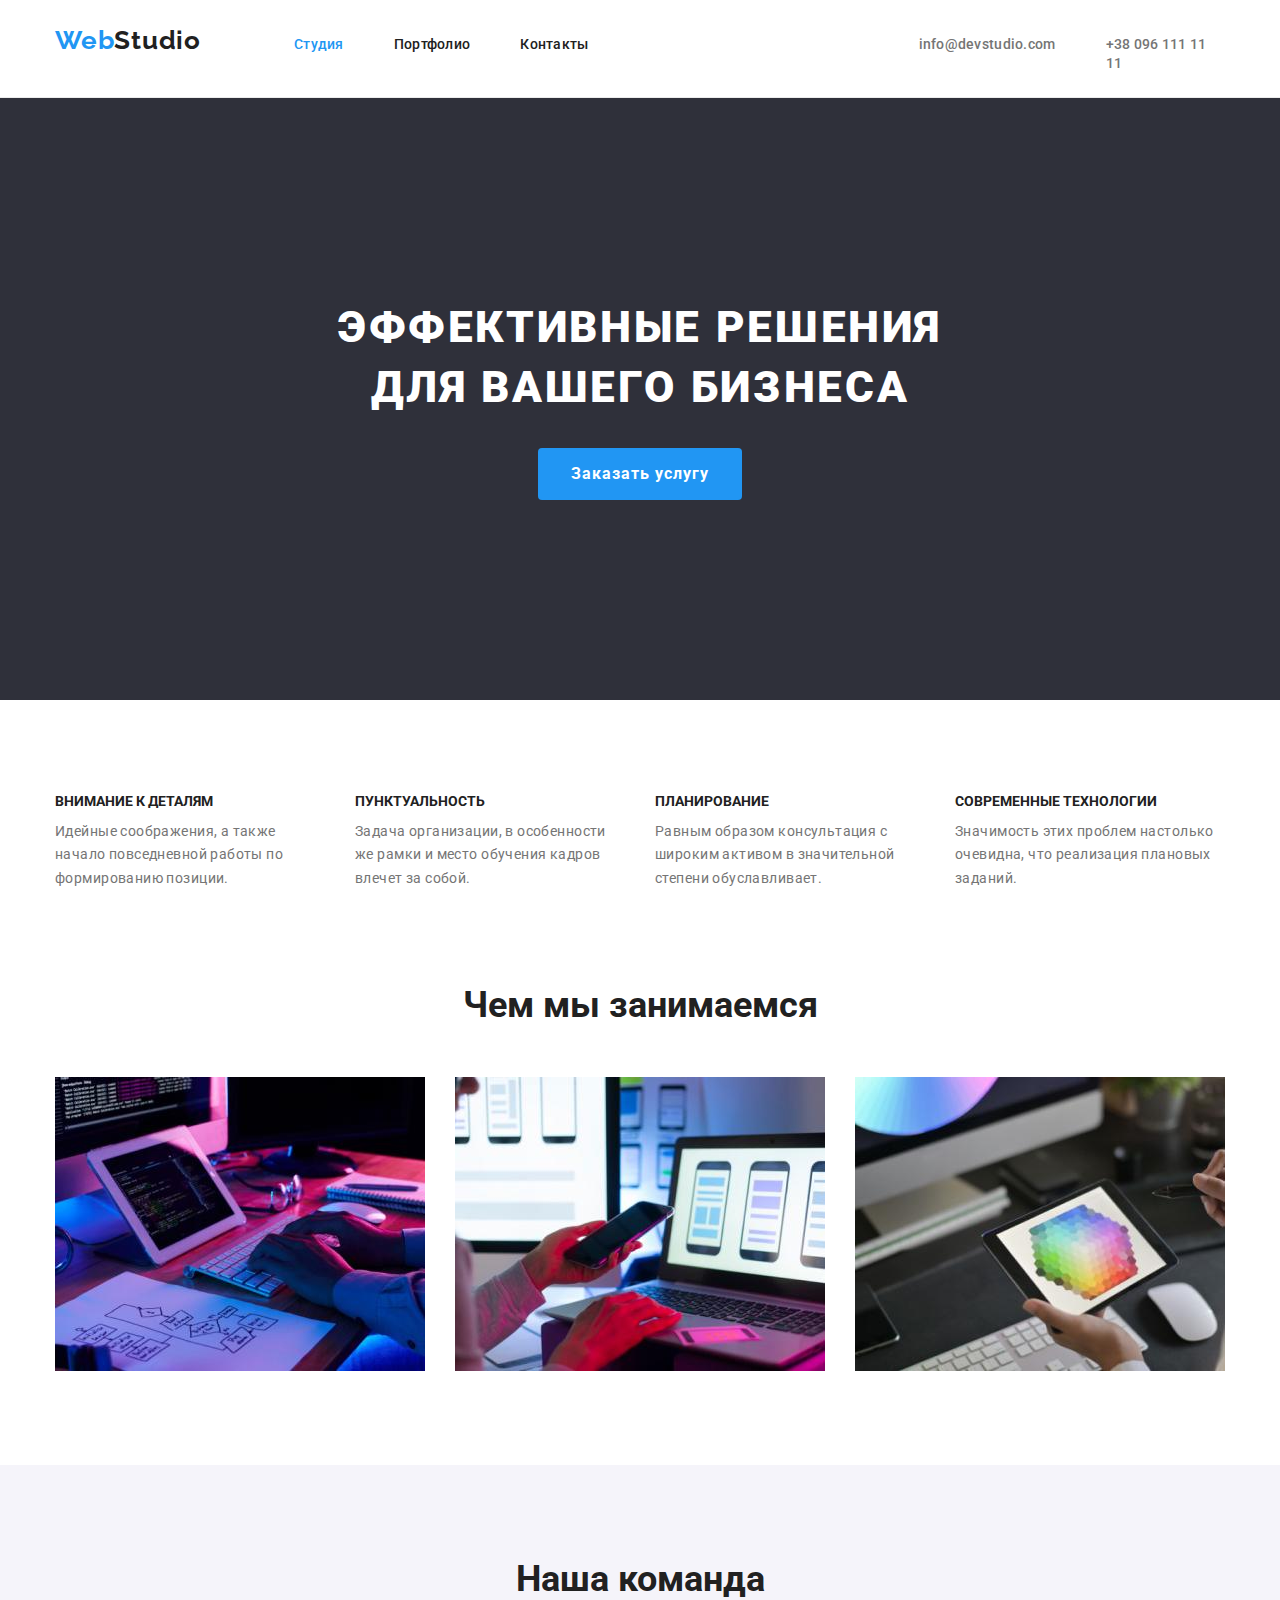
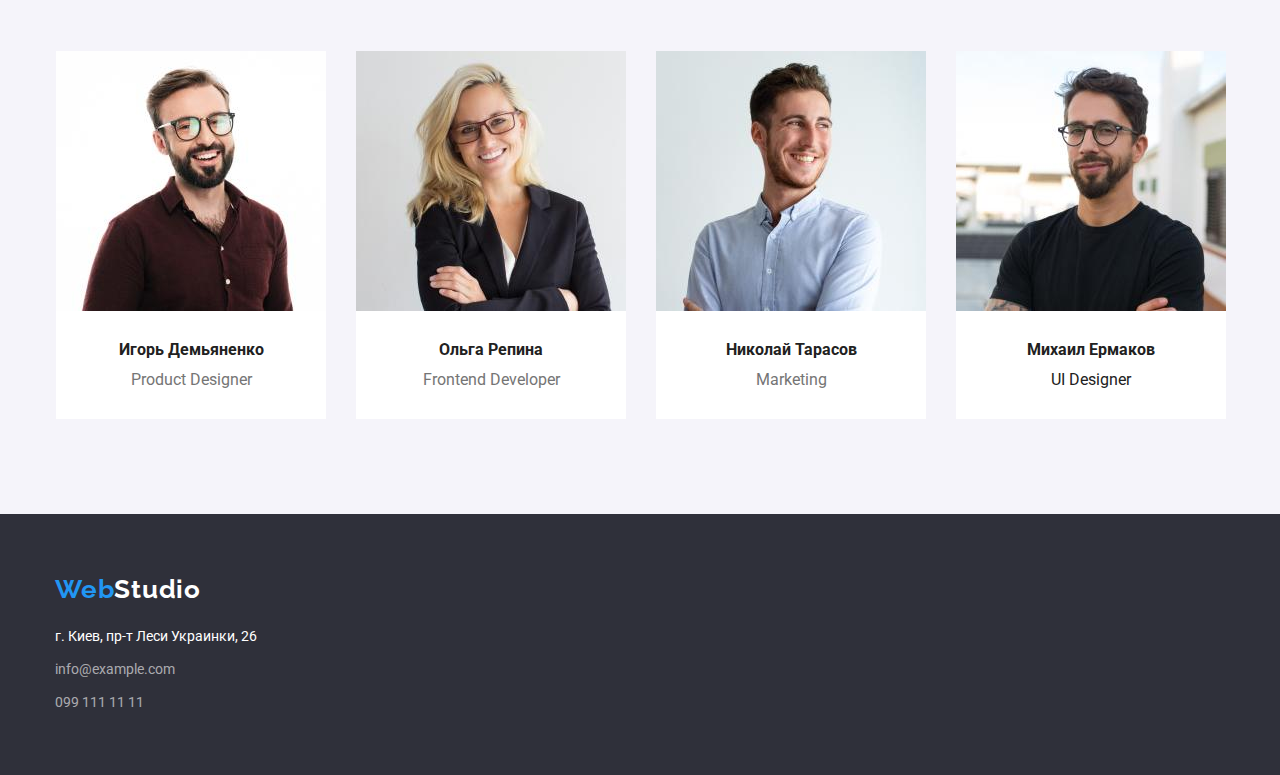
<file: index.html>
<!DOCTYPE html>
<html  lang="ru">
    <head>
    <meta  charset="UTF-8"/>
    <meta  name="description"  content="webstudio create website for business"/>
    <meta  name="viewport"  content="width=device-width, initial-scale=1.0"/> 
    <meta  name="keywords"  content="webstudio"/>
    <title>Webstudio</title>
    <link href="https://fonts.googleapis.com/css2?family=Raleway:wght@700&family=Roboto:wght@400;500;700;900&display=swap"
        rel="stylesheet">
    <link rel="stylesheet" href="https://github.com/sindresorhus/modern-normalize/blob/main/modern-normalize.css">
    <link rel="stylesheet" href="./css/styles.css">
    </head>

<body >
    

<!--Header, не забыть  добавить ссылки в навигацию-->

    <header class="header">
        <div class="container header-box">
            <a class="logo" href="./index.html">Web<span class="logo2">Studio</span></a>
            <nav class="menu">
            <ul class="menu-nav">
                <li><a class="header-list active" href="./index.html">Студия</a></li>
                <li><a class="header-list " href="./portfolio.html">Портфолио</a></li>
                <li><a class="header-list" href="">Контакты</a></li>
            </ul>
            </nav>
            <ul class="header-contacts">
                <li ><a class="header-list contact1" href="mailto:info@devstudio.com">info@devstudio.com</a></li>
                <li ><a class="header-list contact1" href="tel:+380961111111">+38 096 111 11 11</a></li>
            </ul>
        </div>
    </header>

<!--Контент стравницы. 
    заголовок наши качества в CSS  скрыт,
    но для отображения смыслового в браузере остаётся-->

    <main class="main">

<!--Качества компании section1-->

        <section class="section hero">
            <div class="container hero-box ">
            <h1 class="hero-heading">эффективные решения<br>
                для вашего бизнеса</h1>
            <button class="hero-btn"  type="button">Заказать услугу</button>
            </div>
        </section>

<!-- Hаши качества section2  -->

        <section class="section about">
            <div class="container about-box">
            <h2 class="visually-hidden" > Наши качества</h2>
            <ul class="list about-list">
                <li>
                    <h3 class="about-heading">Внимание к деталям</h3>

                    <p class="description about-description">Идейные соображения, а также<br>
                        начало повседневной работы по<br>
                        формированию позиции.</p>
                </li>
                <li>
                    <h3 class="about-heading">Пунктуальность</h3>

                    <p class="description about-description">Задача организации, в особенности<br>
                        же рамки и место обучения кадров<br>
                        влечет за собой.</p>
                </li>
                <li>
                    <h3 class="about-heading">Планирование</h3>

                    <p class="description about-description">Равным образом консультация с<br>
                        широким активом в значительной<br>
                        степени обуславливает.</p>
                </li>
                <li>
                    <h3 class="about-heading">Современные технологии</h3>
                    <p class="description about-description">Значимость этих проблем настолько<br>
                        очевидна, что реализация плановых<br>
                        заданий.</p>
                </li>
            </ul>
            </div>
        </section>

<!--Опичание услуг section3 -->

        <section class="section trades">
            <div class="container trades-box">
            <h2 class="trades-heading">Чем мы занимаемся</h2>
            <ul class="list trades-list">
                <li>
                    <img src="./images/1.jpg"  alt="руки печатают код для веб сайта" 
                width="370" height="294"/>
                </li>
                <li>
                    <img  src="./images/2.jpg"  alt="одна рука держит телефон,вторая печатает на ноутбуке"
                width="370" height="294"/>
                </li>
                <li>
                    <img  src="./images/3.jpg"  alt="руки рисуют на планшете с помощью ручки" 
                    width="370" height="294"/>
                </li>
            </ul>
            </div>
        </section>

<!--Команда с фото и описанием section4   -->

        <section class="section team">
            <div class="container team-box">
            <h2 class="team-heading">Наша команда</h2>
            <ul class="list team-list">
                <li>
                    <img src="./images/4.jpg"  alt="Игорь Демьяненко" width="270" height="260"/>
                    <div class="team-name">
                        <h3 class="team-subheading">Игорь Демьяненко</h3>
                        <p class="team-description" lang="en">Product Designer</p>
                    </div>
                </li>
                <li>
                    <img src="./images/5.jpg" alt="Ольга Репина" width="270" height="260" />
                    <div class="team-name">
                        <h3 class="team-subheading">Ольга Репина</h3>
                        <p class="team-description" lang="en">Frontend Developer</p>
                    </div>
                </li>
                <li>
                    <img src="./images/6.jpg" alt="Николай Тарасов" width="270" height="260" />
                    <div class="team-name">
                        <h3  class="team-subheading">Николай Тарасов</h3>
                        <p class="team-description" lang="en">Marketing</p>
                    </div>
                </li>
                <li>
                    <img src="./images/7.jpg" alt="Михаил Ермаков" width="270" height="260" />
                    <div class="team-name">
                        <h3 class="team-subheading">Михаил Ермаков</h3>
                        <p class="teamdescription" lang="en">UI Designer</p>
                    </div>
                </li>
            </ul>
            </div>
        </section>

    </main>

<!--Футер с адресами и лого-->

    <footer class="footer">
        <div class="container footer-box">
        <a class="logo logo-footer" href="./index.html">Web<span class="logo3">Studio</span> </a>
        <address class="footer-address">
            <ul class="footer-list">
                <li> 
                    <a class="footer-link" href="https://www.google.com/maps/place/Lesi+Ukrainky+Blvd,+26,+Kyiv,+Ukraine,+02000/@50.4269006,30.5400176,16.75z/data=!4m5!3m4!1s0x40d4cf0e033ecbe9:0x57a4dffefec77da0!8m2!3d50.4265807!4d30.5383858">
                        г. Киев, пр-т Леси Украинки, 26</a>
                </li>
                <li>
                    <a class="footer-link footer-contact"  href="mailto:info@example.com">info@example.com</a>
                </li>
                <li>
                    <a class="footer-link footer-contact" href="tel:0991111111">099 111 11 11</a>
                </li>
            </ul>
        </address>
        </div>
    </footer>
</body>
</html>
</file>
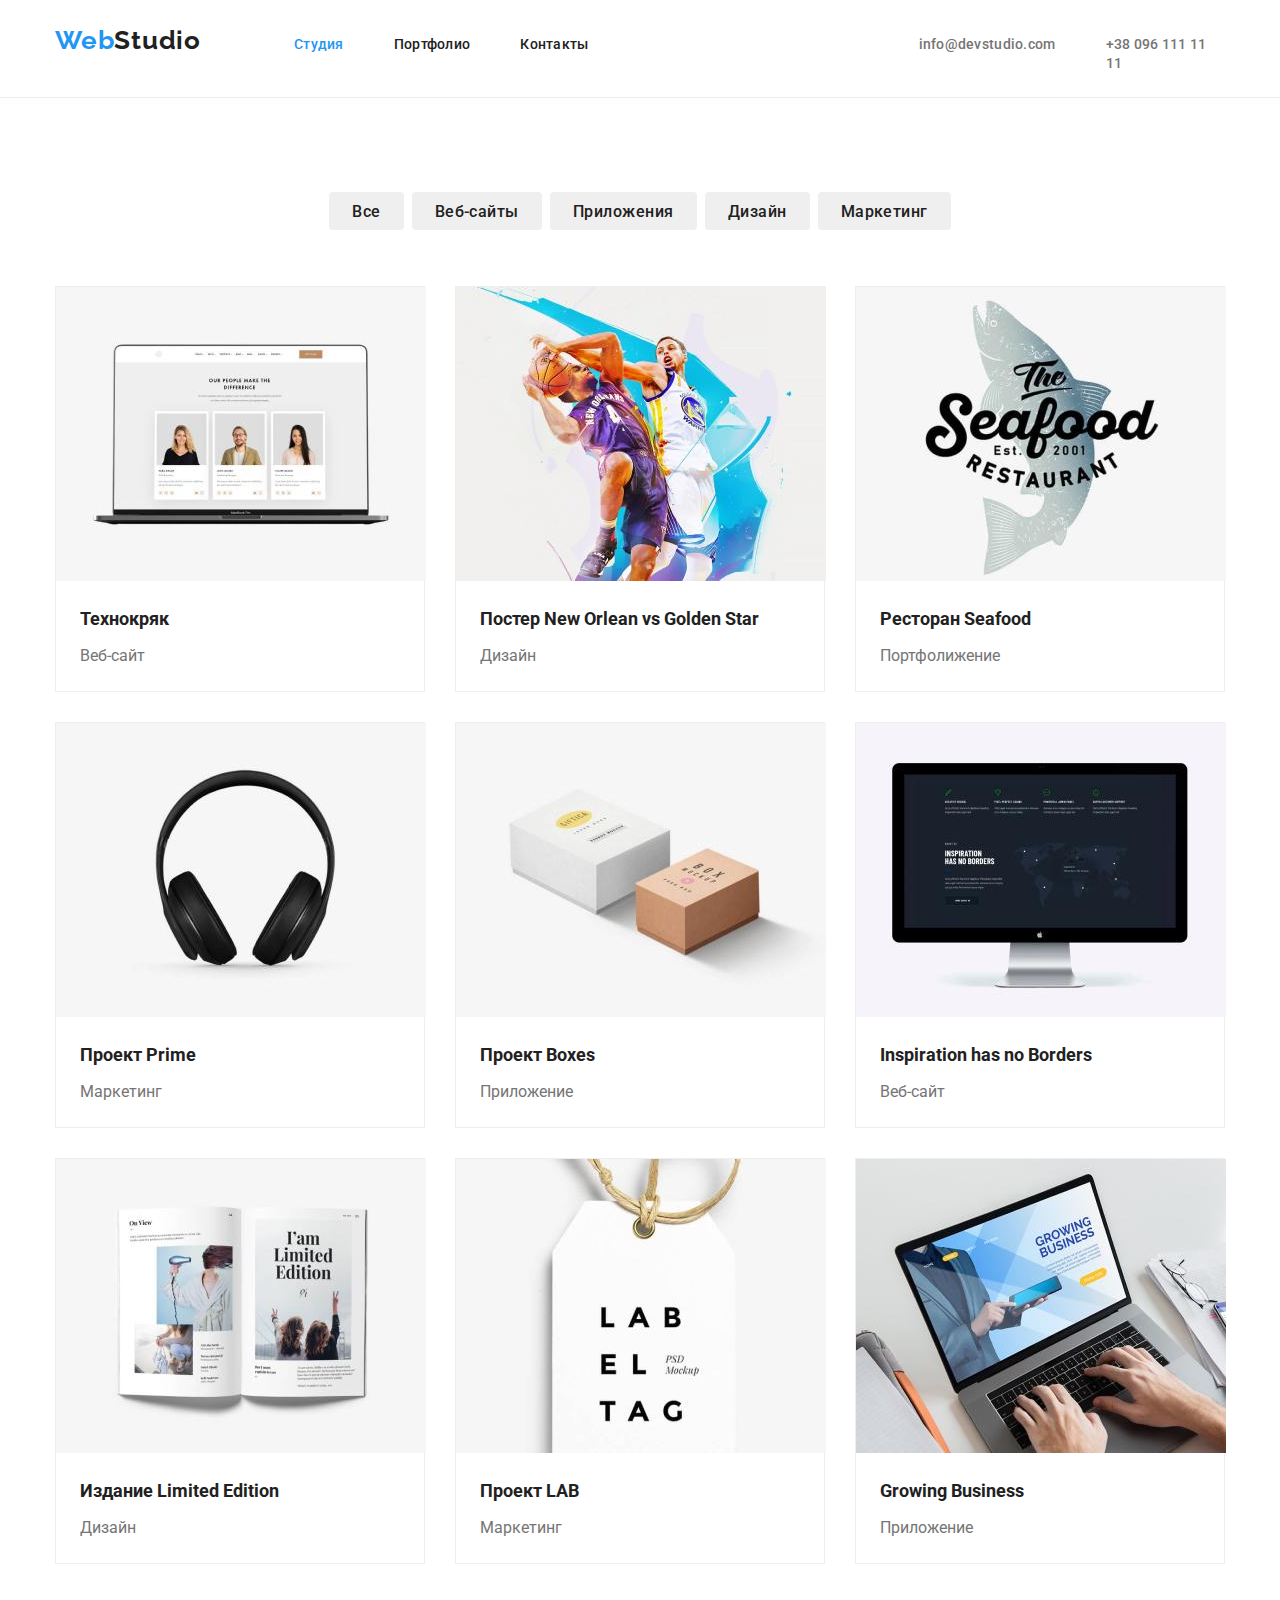
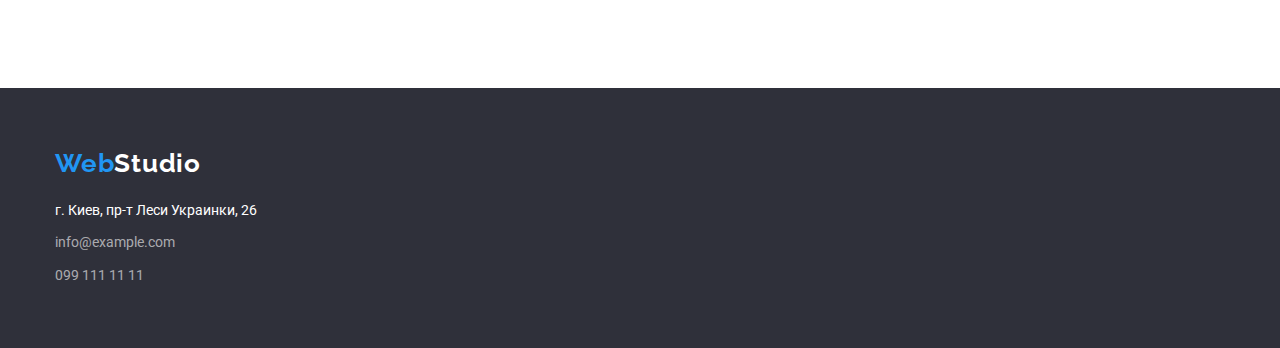
<file: portfolio.html>
<!DOCTYPE html>
<html lang="en">
<head>
    <meta charset="UTF-8">
    <meta http-equiv="X-UA-Compatible" content="IE=edge">
    <meta name="description" content="webstudio create website for business"/>
    <meta name="viewport" content="width=device-width, initial-scale=1.0">
    <title>Webstudio</title>
    <link href="https://fonts.googleapis.com/css2?family=Raleway:wght@700&family=Roboto:wght@400;500;700;900&display=swap"
        rel="stylesheet">
    <link rel="stylesheet" href="https://github.com/sindresorhus/modern-normalize/blob/main/modern-normalize.css">
    <link rel="stylesheet" href="./css/styles.css">
</head>

<body >
    
<!-- Header  такой же как на главной странице
Добавить ссылки в навигацию-->

    <header class="header">
        <div class="container header-box">
            <a class="logo" href="./index.html">Web<span class="logo2">Studio</span></a>
            <nav class="menu">
                <ul class="menu-nav">
                    <li><a class="header-list active" href="./index.html">Студия</a></li>
                    <li><a class="header-list " href="./portfolio.html">Портфолио</a></li>
                    <li><a class="header-list" href="">Контакты</a></li>
                </ul>
            </nav>
            <ul class="header-contacts">
                <li><a class="header-list contact1" href="mailto:info@devstudio.com">info@devstudio.com</a></li>
                <li><a class="header-list contact1" href="tel:+380961111111">+38 096 111 11 11</a></li>
            </ul>
        </div>
    </header>
<!--основной контент-->

    <main class="main">

<!--кнопки фильтры-->

        <section class="section portfolio">
            <div class="container portfolio-box">
            <ul class="list portfolio-btn">
                <li>
                    <button class="portfolio-btn-filter" type="button">Все</button>
                </li>
                <li>
                    <button class="portfolio-btn-filter web" type="button">Веб-сайты</button> 
                </li>
                <li>
                    <button class="portfolio-btn-filter" type="button">Приложения</button>
                </li>
                <li>
                    <button class="portfolio-btn-filter" type="button">Дизайн</button>
                </li>
                <li>
                    <button  class="portfolio-btn-filter" type="button">Маркетинг</button> 
                </li>
            </ul>

<!--Картинки проэктов с подписями-->

            <ul class="list portfolio-items">
                <li>
                    <img src="./images/8.jpg" alt="открытый ноутбук с профайлами 3х людей" width="370" height="294"> 
                    <div class="items-sign">
                        <h2  class="portfolio-heading">Технокряк</h2> 
                        <p class="description portfolio-description">Веб-сайт</p> 
                    </div>
                </li>
                <li>
                    <img src="./images/9.jpg" alt="два баскедболиста с мячем" width="370" height="294">
                    <div class="items-sign">
                        <h2 class="portfolio-heading"> Постер New Orlean vs Golden Star</h2> 
                        <p class="description portfolio-description">Дизайн</p> 
                    </div>
                </li>
                <li>
                    <img src="./images/10.jpg" alt="рыба" width="370" height="294">
                    <div class="items-sign">
                        <h2 class="portfolio-heading"> Ресторан Seafood</h2> 
                        <p class="description portfolio-description">Портфолижение</p>
                    </div>
                </li>
                <li>
                    <img src="./images/11.jpg" alt="наушники" width="370" height="294"> 
                    <div class="items-sign">
                        <h2 class="portfolio-heading">Проект  Prime</h2> 
                        <p class="description portfolio-description">Маркетинг</p> 
                    </div>    
                </li>
                <li>
                    <img src="./images/12.jpg" alt="две коробки" width="370" height="294">
                    <div class="items-sign">
                        <h2 class="portfolio-heading">Проект Boxes</h2>
                        <p class="description portfolio-description  "> Приложение</p> 
                    </div>
                </li>
                <li>
                    <img src="./images/13.jpg" alt="монитор компьютера" width="370" height="294">
                    <div class="items-sign">
                        <h2 class="portfolio-heading">Inspiration has no Borders</h2> 
                        <p class="description portfolio-description">Веб-сайт</p> 
                    </div>
                </li>
                <li>
                    <img src="./images/14.jpg" alt="открытая книга" width="370" height="294"> 
                    <div class="items-sign">
                        <h2 class="portfolio-heading">Издание Limited Edition</h2> 
                        <p class="description portfolio-description">Дизайн</p> 
                    </div>
                </li>
                <li>
                    <img src="./images/15.jpg" alt="этикетка" width="370" height="294">
                    <div class="items-sign">
                        <h2 class="portfolio-heading">Проект LAB</h2> 
                        <p class="description portfolio-description">Маркетинг</p> 
                    </div>
                </li>
                <li>
                    <img src="./images/16.jpg" alt="руки печатают на ноутбуке" width="370" height="294"> 
                    <div class="items-sign">
                        <h2 class="portfolio-heading">Growing Business</h2> 
                        <p class="description portfolio-description">Приложение</p> 
                    </div>
                </li>
            </ul>
        </div>
        </section>
    </main>

<!--футер, такой же как и на главной стрице-->

    <footer class="footer">
        <div class="container footer-box">
            <a class="logo logo-footer" href="./index.html">Web<span class="logo3">Studio</span> </a>
            <address class="footer-address">
                <ul class="footer-list">
                    <li>
                        <a class="footer-link"
                            href="https://www.google.com/maps/place/Lesi+Ukrainky+Blvd,+26,+Kyiv,+Ukraine,+02000/@50.4269006,30.5400176,16.75z/data=!4m5!3m4!1s0x40d4cf0e033ecbe9:0x57a4dffefec77da0!8m2!3d50.4265807!4d30.5383858">
                            г. Киев, пр-т Леси Украинки, 26</a>
                    </li>
                    <li>
                        <a class="footer-link footer-contact" href="mailto:info@example.com">info@example.com</a>
                    </li>
                    <li>
                        <a class="footer-link footer-contact" href="tel:0991111111">099 111 11 11</a>
                    </li>
                </ul>
            </address>
        </div>
    </footer>
</body>
</html>
</file>
<file: css/styles.css>
/*---------------------------основная разметка-------------------------------------------- */
:root {
   --primary-text-color:#212121;
   --secondary-text-color: #757575;
   --accent-color: #2196F3; 
   --primary-white-color: #FFFFFF;
   --primary-bgcolor:#2F303A;
   --secondary-bgcolor: #E5E5E5;
   --tertiary-bgcolor: #F5F4FA;
}


html {
    box-sizing: border-box;
}

*,
*::before,
*::after {
    box-sizing: inherit;
  }

body {
    color: var(--primary-text-color);
    font-family: 'Roboto',sans-serif;
    margin: 0 auto;
    height: auto;
}

.container {
    width: 1200px;
    padding-left: 15px;
    padding-right: 15px;
    margin: 0 auto;
}

.section { 
    padding: 94px 0;
    margin: 0 auto;
    height: auto;
}

h1,
h2,
h3,
h4,
h5,
h6,
p,
ul {
    margin:0 auto;
}

img {
    display: block;
}

.visually-hidden {
    position: absolute;
    width: 1px;
    height: 1px;
    margin: -1px;
    border: 0;
    padding: 0;
    white-space: nowrap;
    clip-path: inset(100%);
    clip: rect(0 0 0 0);
    overflow: hidden;
} 

/*--------------------все списки на страницах-----------------------------*/
.list {
    list-style-type:none;
    display: flex;
    flex-direction: row;
    margin:0 auto;
 
}


/*----------------------------Хедер--------------------------------------- */

.header{ 
    background-color: var(--primary-white-color);
    border-bottom: 1px solid #ECECEC;
    height: auto;
    margin: 0 auto;
    padding: 25px 0;

}

.header-box {
    margin: 0 auto;
    display: flex;
    flex-direction: row;
    align-items: baseline;
    align-content: flex-start;
}


.menu-nav {
    list-style-type:none;
    display: flex;
    flex-direction: row;
    align-items: baseline;
    margin: 0 auto;
    padding-left: 0;
}

.menu-nav li {
    margin-right: 50px;
    
}

.header-list { 
    color: inherit;
    font-weight: 500;
    font-size: 14px;
    line-height: 1.14;
    letter-spacing: 0.02em;
    text-decoration: none;
}

.header-list:hover, .header:focus { 
    color: var(--accent-color);
}


.header-list.active {
    color: var(--accent-color);
}

.header-contacts {
    margin-left: 230px;
    padding: 0;
    list-style-type:none;
    display: flex;
    flex-direction: row;
    align-items: baseline;
    align-content: flex-start;
}

.header-contacts li {
    margin-left: 50px;
}


.contact1 {
    color: var(--secondary-text-color);
}

/*---------------------Logo  (2 для хедера, 3 для футера)--------------------------*/

.logo {
    color: var(--accent-color);
    font-family: 'Raleway', sans-serif;
    font-weight: bold;
    font-size: 26px;
    line-height: 1.19;
    letter-spacing: 0.03em;
    text-decoration: none;
    margin-right: 93px;
}

.logo2 {
    color: var(--primary-text-color);
}

.logo3 { 
    color: var(--primary-white-color);
}

/*--------------------------------INDEX контент --------------------*/

.main {
    margin: 0 auto;
    padding: 0;
    height: auto;
    display: block;
}

/*--------------------------------INDEX качества компании hero section 1----------------------------------- */

.hero {
    background-color: var(--primary-bgcolor);
    height: auto;
    margin:0 auto;
    padding:200px 0;
}

.hero-box {
    display: flex;
    flex-direction: column;
    justify-content: center;
}


.hero-heading {
    color: var(--primary-white-color);
    font-weight: 900;
    font-size: 44px;
    line-height: 1.36;
    text-transform:uppercase;
    text-align: center;
    letter-spacing: 0.06em;
    margin: 0 auto;
    margin-bottom: 30px;

}

.hero-btn {
    font-family: inherit;
    font-weight: bold;
    font-size: 16px;
    line-height: 1.87;
    letter-spacing: 0.06em;
    color: var(--primary-white-color);
    background-color: var(--accent-color);
    text-align: center;
    cursor: pointer;
    border: 1px solid transparent;
    border-radius: 4px;
    min-width: 200px;
    margin: 0px auto;
    padding-top: 10px; 
    padding-bottom: 10px;
    padding-left: 32px;
    padding-right: 32px;
    
}

/* ---------------------------about section2----------------- */

.about {
    background-color: var(--primary-white-color);
    height: auto;
    margin: 0 auto;
}

.about-box {
    display: flex;
    align-items: stretch;
}

.about-list {
    margin:0;
    padding: 0;
    display: flex;
    flex-direction: row;
    justify-content: space-between;
    align-content: flex-start;
}

.about-list li {
    width: 270px;
    
}

.about-list li:not(:last-of-type) {
    margin-right: 30px;
}


.about-heading {
    font-size: 14px;
    line-height: 1.14;
    color: inherit;
    text-transform: uppercase;
    font-weight: 700;
    margin-bottom: 10px;
}

.description {
    color: var(--secondary-text-color);
    font-weight: 400;
    
}

.about-description {
    font-size: 14px;
    line-height: 1.7;
    letter-spacing: 0.03em; 
    font-weight: 400; 
}


/*--------------------------INDEX section3 описание услуг-----------------------*/

.trades {
    background-color: var(--primary-white-color);
    height: auto;
    margin: 0 auto;
    display: block;
    padding-top:0;
}

.trades-box {
    margin: 0 auto;
}

.trades-heading {
    font-size: 36px;
    line-height: 1.16;
    color: inherit;
    margin: 0 auto 50px;
    text-align: center;

}

.trades-list{
    margin: 0 auto;
    padding: 0;
}

.trades-list li:not(:last-of-type) {
    margin-right: 30px;
}


/*------------------------------INDEX section4 наша команда---------------------------------------------*/

.team {
    background-color: var(--tertiary-bgcolor);
    height: auto;
    margin: 0 auto;
    display: block;
}

.team-box {
    margin: 0 auto;
    
}

.team-heading{
    font-size: 36px;
    line-height: 1.16;
    color: inherit;
    margin: 0 auto;
    margin-bottom: 50px;
    text-align: center;
}

.team-list {
    margin: 0 auto;
    border: 1px solid transparent;
    border-bottom-right-radius: 4px;
    border-bottom-left-radius: 4px;
    padding: 0;
}

.team-list li{
    padding: 0;
    background-color: var(--primary-white-color);
}

.team-list li:not(:last-of-type){
    margin-right:30px;
}

.team-name {
    padding:30px 60px ;
    text-align: center;
}
.team-subheading {
    font-style: medium;
    font-size: 16px;
    line-height: 1.18;
    color: inherit;
    margin-bottom: 10px;
}

.team-description{
    color: var(--secondary-text-color);
    font-weight: 400;
}


/*------------------------------------FOOTER-----------------------*/

.footer {
    background-color: var(--primary-bgcolor);
    height: auto;
    margin: 0 auto;
    padding-top:60px;
    padding-bottom: 60px;
    display: block;
}

.footer-address {
    padding: 0;
}

.footer-list {
    list-style-type:none;
    margin-top:20px;
    margin-left: 0;
    padding-left: 0;
}

.footer-list li {
    margin-left: 0;
    padding-left: 0;
}

.footer-list li:not(:last-of-type) {
    margin-bottom: 9px;
}

.footer-link {
    font-weight: 400;
    font-style: normal;
    font-size: 14px;
    line-height: 1.7;
    color: var(--primary-white-color);
    text-decoration: none;
}

.footer-link:hover, .footer:focus { 
    color: var(--accent-color);
}

.footer-contact {
    color: rgba(255,255,255, 0.6);
}


/*----------------------------PORTFOLIO контент----------------------------------*/

.portfolio {
    background-color: var(--primary-white-color);
    height: auto;
    margin: 0 auto;
    display: block;

}

.portfolio-box {
    margin: 0 auto;
}

/*--------------------------PORTFOLIO buttons------------------------------------*/

.portfolio-btn { 
    padding:0;
    display: flex;
    flex-direction: row;
    justify-content: center;
    margin-bottom: 56px;
    
}

.portfolio-btn li:not(:last-of-type) {
    padding-right: 8px;
}

.portfolio-btn-filter {
    font-family: inherit;
    font-weight: 500;
    font-size: 16px;
    line-height: 1.6;
    letter-spacing: 0.03em;
    color:var(--primary-text-color);
    border: 1px solid transparent;
    text-align: center;
    border-radius: 4px;
    height: 38px;
    min-width: 73px;
    padding: 6px 22px;
    
}



.portfolio-btn-filter:hover, .filter:focus {
    background-color: var(--accent-color);
    color:var(--primary-white-color);
}


/*------------------------PORTFOLIO сеть картинок-фильтров-------------------------*/

.portfolio-items {
    margin: 0 auto;
    padding: 0;
    display: flex;
    flex-direction: row;
    align-content: stretch;
    flex-wrap: wrap;
    width: inherit;
}

.portfolio-items li {
    border: 1px solid #EEEEEE;
    background-color: var(--primary-white-color);
    margin:0 30px 30px 0;
    padding: 0;
    width: 370px;
}

.items-sign {
    padding: 20px 24px;
    text-align: left;
}
.portfolio-heading {
    color: inherit;
    font-size: 18px;
    line-height: 2;
    margin-bottom: 4px;
}

.portfolio-description {
    font-weight: 400;
    font-size: 16px;
    line-height: 1.87;
}

/*portfolio конец сетки картинок-фильтров*/
/*portfolio конец контента*/
</file>
